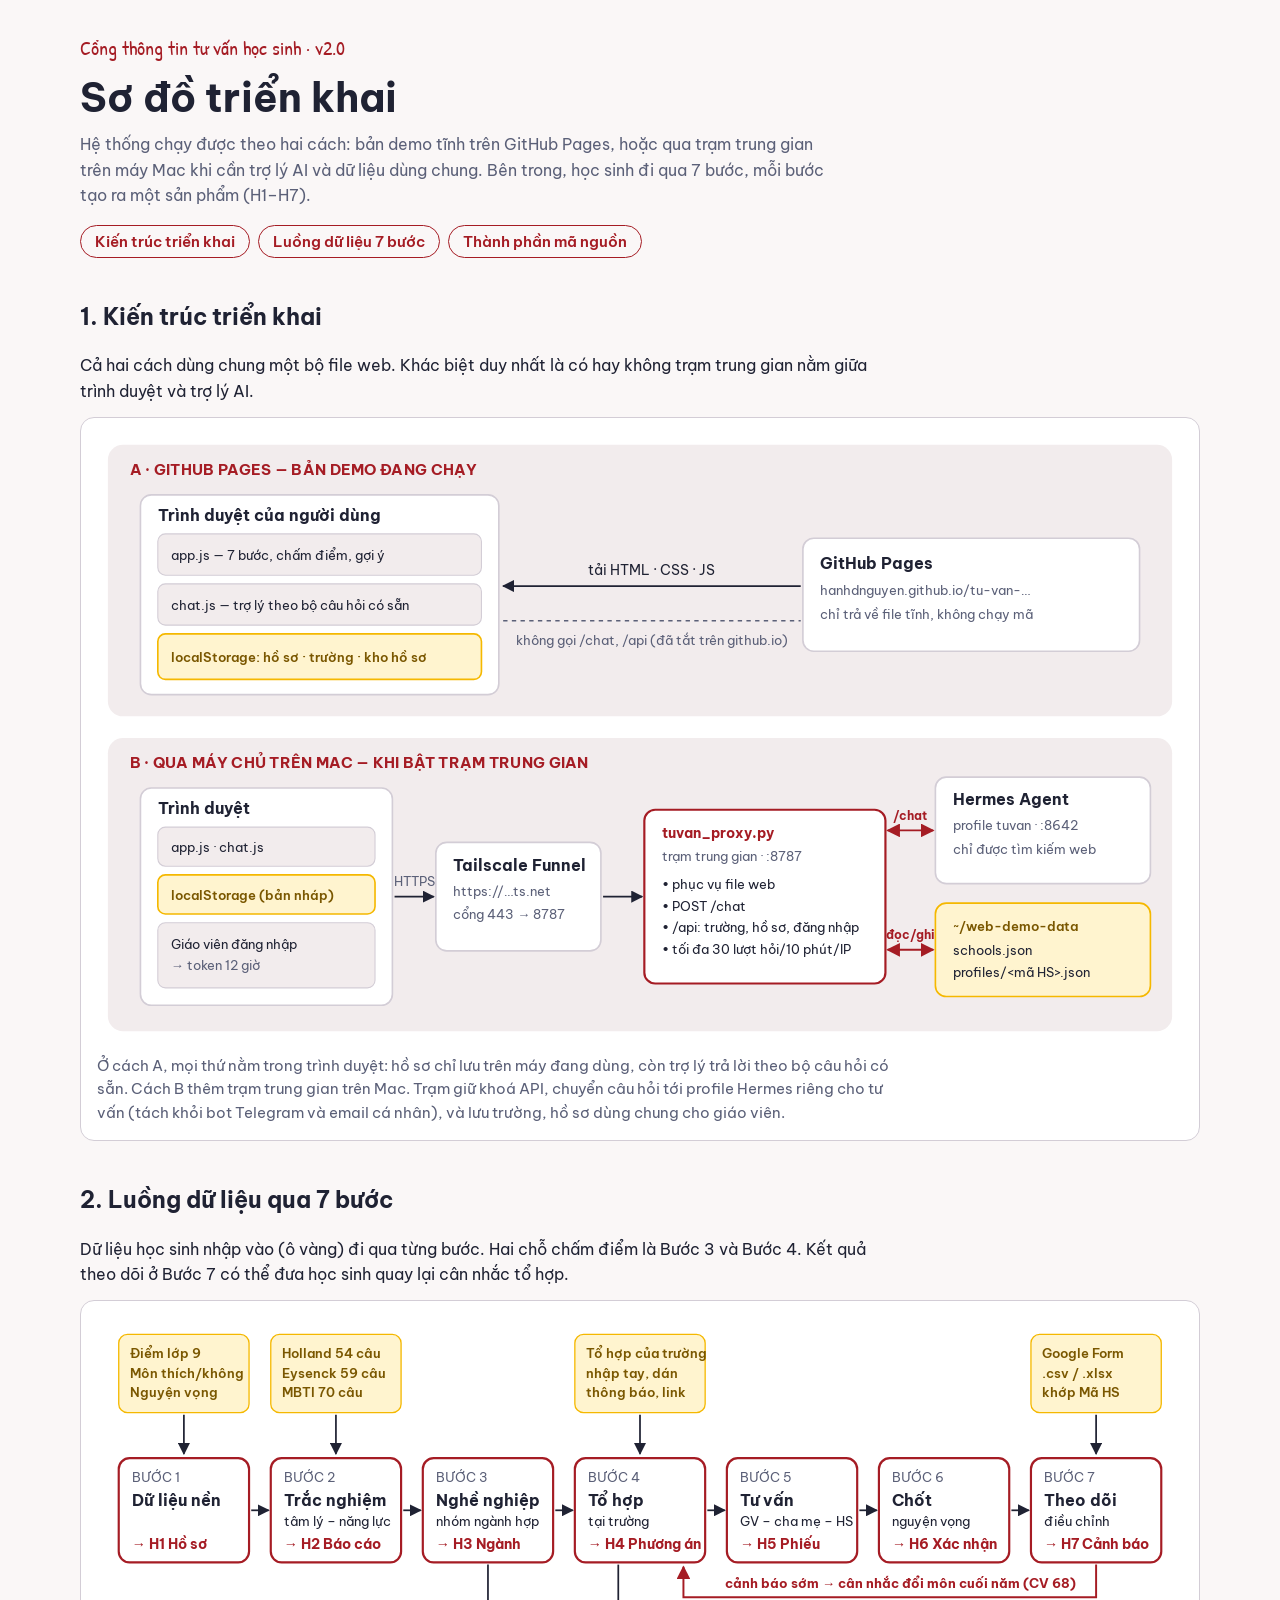
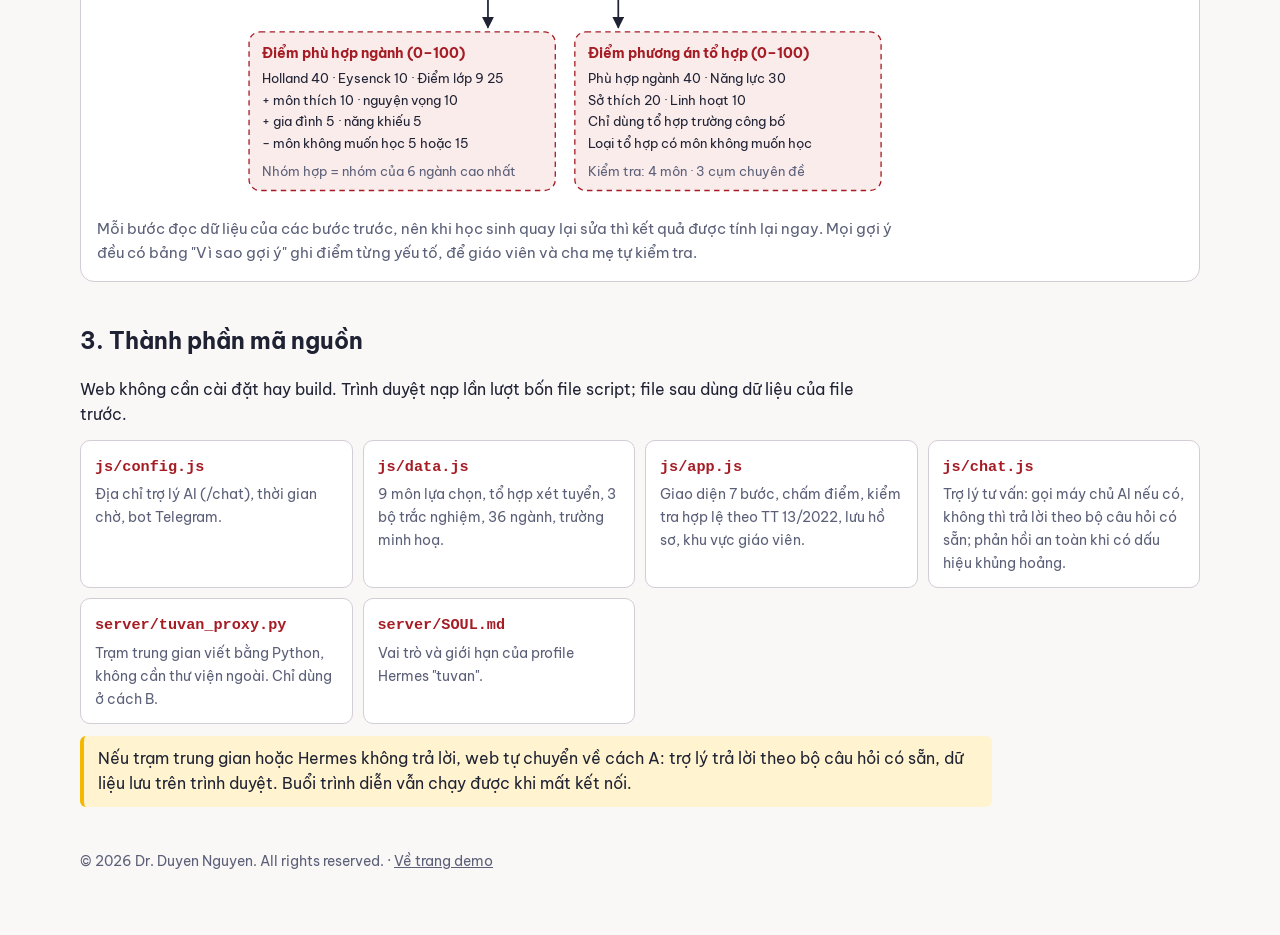
<file: so-do.html>
<!doctype html>
<html lang="vi">
<head>
<meta charset="utf-8">
<meta name="viewport" content="width=device-width, initial-scale=1">
<link rel="icon" href="data:image/svg+xml,%3Csvg xmlns='http://www.w3.org/2000/svg' viewBox='0 0 3 3'%3E%3Crect width='3' height='3' fill='%23a31d24'/%3E%3Crect x='1' y='1' width='1' height='1' fill='%23f2b705'/%3E%3C/svg%3E">
<title>Sơ đồ triển khai Cổng tư vấn</title>
<link rel="stylesheet" href="https://fonts.googleapis.com/css2?family=Be+Vietnam+Pro:wght@400;500;600;700;800&family=Patrick+Hand&display=swap">
<style>
/* Layout: một cột đọc, mỗi hình chiếm trọn bề ngang để trình chiếu; màu và phông lấy từ chính cổng tư vấn */
:root {
  --bg: #FAF7F7; --band: #F2ECED; --card: #FFFFFF; --fg: #1F2233; --muted: #5B6078; --line: #D3CDD6;
  --ink: #A51C24; --ink-soft: #FBECEC; --gold: #F5B800; --gold-soft: #FFF4CF; --gold-deep: #7A5700;
  --font: "Be Vietnam Pro", "Segoe UI", Roboto, Arial, sans-serif;
  --hand: "Patrick Hand", "Comic Sans MS", cursive;
}

body { margin: 0; background: var(--bg); color: var(--fg); font-family: var(--font); font-size: 16px; line-height: 1.6; }
.wrap { max-width: 1120px; margin: 0 auto; padding-block: 32px 64px;
  padding-left: max(16px, env(safe-area-inset-left, 0px)); padding-right: max(16px, env(safe-area-inset-right, 0px)); }
header { display: grid; gap: 10px; margin-bottom: 28px; }
.eyebrow { font-family: var(--hand); color: var(--ink); font-size: 1.25rem; }
h1 { margin: 0; font-size: clamp(1.7rem, 4vw, 2.5rem); line-height: 1.2; text-wrap: balance; }
h2 { margin: 0 0 6px; font-size: 1.45rem; text-wrap: balance; }
.lede { margin: 0; color: var(--muted); max-width: 68ch; }
nav { display: flex; flex-wrap: wrap; gap: 8px; margin-top: 6px; }
nav a { color: var(--ink); text-decoration: none; border: 1.5px solid var(--ink); border-radius: 999px; padding: 4px 14px; font-weight: 600; font-size: .92rem; }
nav a:hover, nav a:focus-visible { background: var(--ink-soft); outline: none; }
section { margin-top: 40px; display: grid; gap: 12px; }
section > p { margin: 0; max-width: 72ch; }
figure { margin: 0; background: var(--card); border: 1.5px solid var(--line); border-radius: 14px; padding: 16px; display: grid; gap: 12px; min-width: 0; }
.scroll { overflow-x: auto; }
svg { display: block; width: 100%; height: auto; min-width: 760px; color: var(--fg); font-family: var(--font); }
figcaption { color: var(--muted); font-size: .92rem; max-width: 80ch; }

/* SVG – mọi màu lấy từ token */
.band { fill: var(--band); }
.box { fill: var(--card); stroke: var(--line); stroke-width: 1.5; }
.box-ink { fill: var(--card); stroke: var(--ink); stroke-width: 2; }
.chip { fill: var(--band); stroke: var(--line); }
.store { fill: var(--gold-soft); stroke: var(--gold); stroke-width: 1.5; }
.input { fill: var(--gold-soft); stroke: var(--gold); stroke-width: 1.2; }
.step { fill: var(--card); stroke: var(--ink); stroke-width: 2; }
.formula { fill: var(--ink-soft); stroke: var(--ink); stroke-width: 1.2; stroke-dasharray: 5 4; }
.t { fill: var(--fg); font-size: 13px; }
.ts { fill: var(--fg); font-size: 12px; }
.tm { fill: var(--muted); font-size: 12px; }
.th { fill: var(--fg); font-size: 14.5px; font-weight: 700; }
.tk { fill: var(--ink); font-size: 13px; font-weight: 700; }
.tg { fill: var(--gold-deep); font-size: 12px; font-weight: 600; }
.lab { fill: var(--ink); font-size: 14px; font-weight: 700; letter-spacing: .02em; }
.edge { stroke: currentColor; stroke-width: 1.6; fill: none; }
.edge-ink { stroke: var(--ink); stroke-width: 1.8; fill: none; }
.edge-off { stroke: var(--muted); stroke-width: 1.4; fill: none; stroke-dasharray: 4 4; }
.mk { fill: currentColor; }
.mk-ink { fill: var(--ink); }

.files { display: grid; grid-template-columns: repeat(auto-fit, minmax(240px, 1fr)); gap: 10px; }
.file { background: var(--card); border: 1.5px solid var(--line); border-radius: 10px; padding: 12px 14px; min-width: 0; }
.file > code { color: var(--ink); font-weight: 700; font-size: .95rem; }
.file p { margin: 4px 0 0; color: var(--muted); font-size: .9rem; }
.note { border-left: 4px solid var(--gold); background: var(--gold-soft); padding: 10px 14px; border-radius: 6px; max-width: 80ch; }
footer { margin-top: 44px; color: var(--muted); font-size: .85rem; overflow-wrap: anywhere; }
@media (prefers-reduced-motion: reduce) { html { scroll-behavior: auto; } }
html { scroll-behavior: smooth; }
</style>
</head>
<body>
<div class="wrap">
  <header>
    <span class="eyebrow">Cổng thông tin tư vấn học sinh · v2.0</span>
    <h1>Sơ đồ triển khai</h1>
    <p class="lede">Hệ thống chạy được theo hai cách: bản demo tĩnh trên GitHub Pages, hoặc qua trạm trung gian trên máy Mac khi cần trợ lý AI và dữ liệu dùng chung. Bên trong, học sinh đi qua 7 bước, mỗi bước tạo ra một sản phẩm (H1–H7).</p>
    <nav aria-label="Các phần">
      <a href="#kien-truc">Kiến trúc triển khai</a>
      <a href="#quy-trinh">Luồng dữ liệu 7 bước</a>
      <a href="#ma-nguon">Thành phần mã nguồn</a>
    </nav>
  </header>

  <section id="kien-truc">
    <h2>1. Kiến trúc triển khai</h2>
    <p>Cả hai cách dùng chung một bộ file web. Khác biệt duy nhất là có hay không trạm trung gian nằm giữa trình duyệt và trợ lý AI.</p>
    <figure>
      <div class="scroll">
      <svg viewBox="0 0 1000 560" role="img" aria-label="Hai cách triển khai. A, GitHub Pages chỉ trả file tĩnh, dữ liệu lưu trên trình duyệt, trợ lý trả lời theo bộ câu hỏi có sẵn. B, trình duyệt đi qua Tailscale Funnel tới trạm tuvan_proxy.py trên Mac; trạm nối tới Hermes Agent cho trợ lý AI và lưu trường, hồ sơ dùng chung.">
        <defs>
          <marker id="a1" viewBox="0 0 10 10" refX="9" refY="5" markerWidth="7" markerHeight="7" orient="auto-start-reverse"><path d="M0,0 L10,5 L0,10 z" class="mk"/></marker>
          <marker id="a1i" viewBox="0 0 10 10" refX="9" refY="5" markerWidth="7" markerHeight="7" orient="auto-start-reverse"><path d="M0,0 L10,5 L0,10 z" class="mk-ink"/></marker>
        </defs>

        <rect x="10" y="10" width="980" height="250" rx="14" class="band"/>
        <text x="30" y="38" class="lab">A · GITHUB PAGES — BẢN DEMO ĐANG CHẠY</text>

        <rect x="40" y="56" width="330" height="184" rx="10" class="box"/>
        <text x="56" y="80" class="th">Trình duyệt của người dùng</text>
        <rect x="56" y="92" width="298" height="38" rx="7" class="chip"/>
        <text x="68" y="116" class="ts">app.js — 7 bước, chấm điểm, gợi ý</text>
        <rect x="56" y="138" width="298" height="38" rx="7" class="chip"/>
        <text x="68" y="162" class="ts">chat.js — trợ lý theo bộ câu hỏi có sẵn</text>
        <rect x="56" y="184" width="298" height="42" rx="7" class="store"/>
        <text x="68" y="210" class="tg">localStorage: hồ sơ · trường · kho hồ sơ</text>

        <rect x="650" y="96" width="310" height="104" rx="10" class="box"/>
        <text x="666" y="124" class="th">GitHub Pages</text>
        <text x="666" y="148" class="tm">hanhdnguyen.github.io/tu-van-…</text>
        <text x="666" y="170" class="tm">chỉ trả về file tĩnh, không chạy mã</text>

        <line x1="648" y1="140" x2="374" y2="140" class="edge" marker-end="url(#a1)"/>
        <text x="511" y="130" text-anchor="middle" class="t">tải HTML · CSS · JS</text>
        <line x1="374" y1="172" x2="648" y2="172" class="edge-off"/>
        <text x="511" y="194" text-anchor="middle" class="tm">không gọi /chat, /api (đã tắt trên github.io)</text>

        <rect x="10" y="280" width="980" height="270" rx="14" class="band"/>
        <text x="30" y="308" class="lab">B · QUA MÁY CHỦ TRÊN MAC — KHI BẬT TRẠM TRUNG GIAN</text>

        <rect x="40" y="326" width="232" height="200" rx="10" class="box"/>
        <text x="56" y="350" class="th">Trình duyệt</text>
        <rect x="56" y="362" width="200" height="36" rx="7" class="chip"/>
        <text x="68" y="385" class="ts">app.js · chat.js</text>
        <rect x="56" y="406" width="200" height="36" rx="7" class="store"/>
        <text x="68" y="429" class="tg">localStorage (bản nháp)</text>
        <rect x="56" y="450" width="200" height="60" rx="7" class="chip"/>
        <text x="68" y="474" class="ts">Giáo viên đăng nhập</text>
        <text x="68" y="494" class="tm">→ token 12 giờ</text>

        <rect x="312" y="376" width="152" height="100" rx="10" class="box"/>
        <text x="328" y="402" class="th">Tailscale Funnel</text>
        <text x="328" y="425" class="tm">https://…ts.net</text>
        <text x="328" y="447" class="tm">cổng 443 → 8787</text>

        <rect x="504" y="346" width="222" height="160" rx="10" class="box-ink"/>
        <text x="520" y="372" class="tk">tuvan_proxy.py</text>
        <text x="520" y="393" class="tm">trạm trung gian · :8787</text>
        <text x="520" y="419" class="ts">• phục vụ file web</text>
        <text x="520" y="439" class="ts">• POST /chat</text>
        <text x="520" y="459" class="ts">• /api: trường, hồ sơ, đăng nhập</text>
        <text x="520" y="479" class="ts">• tối đa 30 lượt hỏi/10 phút/IP</text>

        <rect x="772" y="316" width="198" height="98" rx="10" class="box"/>
        <text x="788" y="342" class="th">Hermes Agent</text>
        <text x="788" y="365" class="tm">profile tuvan · :8642</text>
        <text x="788" y="387" class="tm">chỉ được tìm kiếm web</text>

        <rect x="772" y="432" width="198" height="86" rx="10" class="store"/>
        <text x="788" y="458" class="tg">~/web-demo-data</text>
        <text x="788" y="480" class="ts">schools.json</text>
        <text x="788" y="500" class="ts">profiles/&lt;mã HS&gt;.json</text>

        <line x1="274" y1="426" x2="310" y2="426" class="edge" marker-end="url(#a1)"/>
        <text x="292" y="416" text-anchor="middle" class="tm">HTTPS</text>
        <line x1="466" y1="426" x2="502" y2="426" class="edge" marker-end="url(#a1)"/>
        <line x1="728" y1="365" x2="770" y2="365" class="edge-ink" marker-start="url(#a1i)" marker-end="url(#a1i)"/>
        <text x="749" y="355" text-anchor="middle" class="tk" style="font-size:11px">/chat</text>
        <line x1="728" y1="475" x2="770" y2="475" class="edge-ink" marker-start="url(#a1i)" marker-end="url(#a1i)"/>
        <text x="749" y="465" text-anchor="middle" class="tk" style="font-size:11px">đọc/ghi</text>
      </svg>
      </div>
      <figcaption>Ở cách A, mọi thứ nằm trong trình duyệt: hồ sơ chỉ lưu trên máy đang dùng, còn trợ lý trả lời theo bộ câu hỏi có sẵn. Cách B thêm trạm trung gian trên Mac. Trạm giữ khoá API, chuyển câu hỏi tới profile Hermes riêng cho tư vấn (tách khỏi bot Telegram và email cá nhân), và lưu trường, hồ sơ dùng chung cho giáo viên.</figcaption>
    </figure>
  </section>

  <section id="quy-trinh">
    <h2>2. Luồng dữ liệu qua 7 bước</h2>
    <p>Dữ liệu học sinh nhập vào (ô vàng) đi qua từng bước. Hai chỗ chấm điểm là Bước 3 và Bước 4. Kết quả theo dõi ở Bước 7 có thể đưa học sinh quay lại cân nhắc tổ hợp.</p>
    <figure>
      <div class="scroll">
      <svg viewBox="0 0 1000 450" role="img" aria-label="Bảy bước nối tiếp từ dữ liệu nền tới theo dõi, mỗi bước tạo sản phẩm H1 đến H7. Đầu vào: điểm lớp 9 và sở thích vào Bước 1, ba bài trắc nghiệm vào Bước 2, danh sách tổ hợp của trường vào Bước 4, kết quả Google Form vào Bước 7. Bước 3 chấm điểm ngành, Bước 4 chấm điểm tổ hợp; cảnh báo ở Bước 7 dẫn về Bước 4.">
        <defs>
          <marker id="a2" viewBox="0 0 10 10" refX="9" refY="5" markerWidth="7" markerHeight="7" orient="auto-start-reverse"><path d="M0,0 L10,5 L0,10 z" class="mk"/></marker>
          <marker id="a2i" viewBox="0 0 10 10" refX="9" refY="5" markerWidth="7" markerHeight="7" orient="auto-start-reverse"><path d="M0,0 L10,5 L0,10 z" class="mk-ink"/></marker>
        </defs>

        <rect x="20" y="16" width="120" height="72" rx="8" class="input"/>
        <text x="30" y="38" class="tg">Điểm lớp 9</text>
        <text x="30" y="56" class="tg">Môn thích/không</text>
        <text x="30" y="74" class="tg">Nguyện vọng</text>
        <rect x="160" y="16" width="120" height="72" rx="8" class="input"/>
        <text x="170" y="38" class="tg">Holland 54 câu</text>
        <text x="170" y="56" class="tg">Eysenck 59 câu</text>
        <text x="170" y="74" class="tg">MBTI 70 câu</text>
        <rect x="440" y="16" width="120" height="72" rx="8" class="input"/>
        <text x="450" y="38" class="tg">Tổ hợp của trường</text>
        <text x="450" y="56" class="tg">nhập tay, dán</text>
        <text x="450" y="74" class="tg">thông báo, link</text>
        <rect x="860" y="16" width="120" height="72" rx="8" class="input"/>
        <text x="870" y="38" class="tg">Google Form</text>
        <text x="870" y="56" class="tg">.csv / .xlsx</text>
        <text x="870" y="74" class="tg">khớp Mã HS</text>
        <line x1="80" y1="90" x2="80" y2="126" class="edge" marker-end="url(#a2)"/>
        <line x1="220" y1="90" x2="220" y2="126" class="edge" marker-end="url(#a2)"/>
        <line x1="500" y1="90" x2="500" y2="126" class="edge" marker-end="url(#a2)"/>
        <line x1="920" y1="90" x2="920" y2="126" class="edge" marker-end="url(#a2)"/>

        <rect x="20" y="130" width="120" height="96" rx="10" class="step"/>
        <text x="32" y="152" class="tm">BƯỚC 1</text><text x="32" y="174" class="th">Dữ liệu nền</text><text x="32" y="214" class="tk">→ H1 Hồ sơ</text>
        <rect x="160" y="130" width="120" height="96" rx="10" class="step"/>
        <text x="172" y="152" class="tm">BƯỚC 2</text><text x="172" y="174" class="th">Trắc nghiệm</text><text x="172" y="192" class="ts">tâm lý – năng lực</text><text x="172" y="214" class="tk">→ H2 Báo cáo</text>
        <rect x="300" y="130" width="120" height="96" rx="10" class="step"/>
        <text x="312" y="152" class="tm">BƯỚC 3</text><text x="312" y="174" class="th">Nghề nghiệp</text><text x="312" y="192" class="ts">nhóm ngành hợp</text><text x="312" y="214" class="tk">→ H3 Ngành</text>
        <rect x="440" y="130" width="120" height="96" rx="10" class="step"/>
        <text x="452" y="152" class="tm">BƯỚC 4</text><text x="452" y="174" class="th">Tổ hợp</text><text x="452" y="192" class="ts">tại trường</text><text x="452" y="214" class="tk">→ H4 Phương án</text>
        <rect x="580" y="130" width="120" height="96" rx="10" class="step"/>
        <text x="592" y="152" class="tm">BƯỚC 5</text><text x="592" y="174" class="th">Tư vấn</text><text x="592" y="192" class="ts">GV – cha mẹ – HS</text><text x="592" y="214" class="tk">→ H5 Phiếu</text>
        <rect x="720" y="130" width="120" height="96" rx="10" class="step"/>
        <text x="732" y="152" class="tm">BƯỚC 6</text><text x="732" y="174" class="th">Chốt</text><text x="732" y="192" class="ts">nguyện vọng</text><text x="732" y="214" class="tk">→ H6 Xác nhận</text>
        <rect x="860" y="130" width="120" height="96" rx="10" class="step"/>
        <text x="872" y="152" class="tm">BƯỚC 7</text><text x="872" y="174" class="th">Theo dõi</text><text x="872" y="192" class="ts">điều chỉnh</text><text x="872" y="214" class="tk">→ H7 Cảnh báo</text>

        <line x1="142" y1="178" x2="158" y2="178" class="edge" marker-end="url(#a2)"/>
        <line x1="282" y1="178" x2="298" y2="178" class="edge" marker-end="url(#a2)"/>
        <line x1="422" y1="178" x2="438" y2="178" class="edge" marker-end="url(#a2)"/>
        <line x1="562" y1="178" x2="578" y2="178" class="edge" marker-end="url(#a2)"/>
        <line x1="702" y1="178" x2="718" y2="178" class="edge" marker-end="url(#a2)"/>
        <line x1="842" y1="178" x2="858" y2="178" class="edge" marker-end="url(#a2)"/>

        <path d="M920,228 V258 H540 V230" class="edge-ink" marker-end="url(#a2i)"/>
        <text x="740" y="250" text-anchor="middle" class="tk" style="font-size:12px">cảnh báo sớm → cân nhắc đổi môn cuối năm (CV 68)</text>

        <line x1="360" y1="228" x2="360" y2="286" class="edge" marker-end="url(#a2)"/>
        <rect x="140" y="290" width="282" height="146" rx="10" class="formula"/>
        <text x="152" y="314" class="tk">Điểm phù hợp ngành (0–100)</text>
        <text x="152" y="337" class="ts">Holland 40 · Eysenck 10 · Điểm lớp 9 25</text>
        <text x="152" y="357" class="ts">+ môn thích 10 · nguyện vọng 10</text>
        <text x="152" y="377" class="ts">+ gia đình 5 · năng khiếu 5</text>
        <text x="152" y="397" class="ts">− môn không muốn học 5 hoặc 15</text>
        <text x="152" y="423" class="tm">Nhóm hợp = nhóm của 6 ngành cao nhất</text>

        <line x1="480" y1="228" x2="480" y2="286" class="edge" marker-end="url(#a2)"/>
        <rect x="440" y="290" width="282" height="146" rx="10" class="formula"/>
        <text x="452" y="314" class="tk">Điểm phương án tổ hợp (0–100)</text>
        <text x="452" y="337" class="ts">Phù hợp ngành 40 · Năng lực 30</text>
        <text x="452" y="357" class="ts">Sở thích 20 · Linh hoạt 10</text>
        <text x="452" y="377" class="ts">Chỉ dùng tổ hợp trường công bố</text>
        <text x="452" y="397" class="ts">Loại tổ hợp có môn không muốn học</text>
        <text x="452" y="423" class="tm">Kiểm tra: 4 môn · 3 cụm chuyên đề</text>
      </svg>
      </div>
      <figcaption>Mỗi bước đọc dữ liệu của các bước trước, nên khi học sinh quay lại sửa thì kết quả được tính lại ngay. Mọi gợi ý đều có bảng "Vì sao gợi ý" ghi điểm từng yếu tố, để giáo viên và cha mẹ tự kiểm tra.</figcaption>
    </figure>
  </section>

  <section id="ma-nguon">
    <h2>3. Thành phần mã nguồn</h2>
    <p>Web không cần cài đặt hay build. Trình duyệt nạp lần lượt bốn file script; file sau dùng dữ liệu của file trước.</p>
    <div class="files">
      <div class="file"><code>js/config.js</code><p>Địa chỉ trợ lý AI (/chat), thời gian chờ, bot Telegram.</p></div>
      <div class="file"><code>js/data.js</code><p>9 môn lựa chọn, tổ hợp xét tuyển, 3 bộ trắc nghiệm, 36 ngành, trường minh hoạ.</p></div>
      <div class="file"><code>js/app.js</code><p>Giao diện 7 bước, chấm điểm, kiểm tra hợp lệ theo TT 13/2022, lưu hồ sơ, khu vực giáo viên.</p></div>
      <div class="file"><code>js/chat.js</code><p>Trợ lý tư vấn: gọi máy chủ AI nếu có, không thì trả lời theo bộ câu hỏi có sẵn; phản hồi an toàn khi có dấu hiệu khủng hoảng.</p></div>
      <div class="file"><code>server/tuvan_proxy.py</code><p>Trạm trung gian viết bằng Python, không cần thư viện ngoài. Chỉ dùng ở cách B.</p></div>
      <div class="file"><code>server/SOUL.md</code><p>Vai trò và giới hạn của profile Hermes "tuvan".</p></div>
    </div>
    <p class="note">Nếu trạm trung gian hoặc Hermes không trả lời, web tự chuyển về cách A: trợ lý trả lời theo bộ câu hỏi có sẵn, dữ liệu lưu trên trình duyệt. Buổi trình diễn vẫn chạy được khi mất kết nối.</p>
  </section>

  <footer>© 2026 Dr. Duyen Nguyen. All rights reserved. · <a href="index.html" target="_top" style="color:inherit">Về trang demo</a></footer>
</div>
</body>
</html>
</file>
